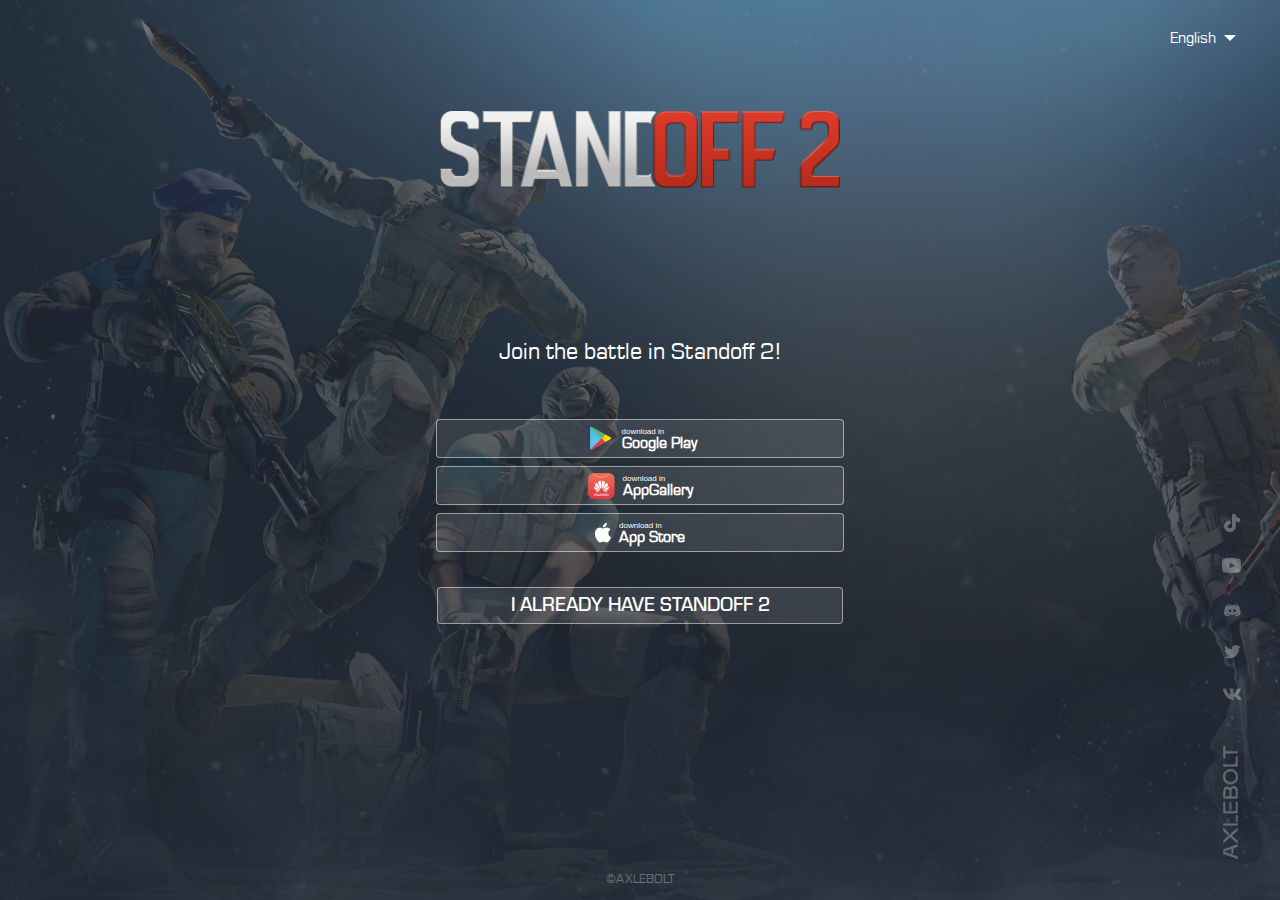
<file: skachat/index.html>
<!DOCTYPE html><html lang="en" data-scrapbook-source="https://install.standoff2.com/en/" data-scrapbook-create="20220830133522874" data-scrapbook-title="Standoff 2"><head><meta charset="UTF-8"><link rel="icon" href="favicon.ico"><meta name="viewport" content="width=device-width,initial-scale=1"><meta name="theme-color" content="#000000"><title>Standoff 2</title><meta name="description" content="Join the battle in StandOff 2!"><link rel="stylesheet" href="index.css"><link rel="apple-touch-icon" href="https://install.standoff2.com/logo192.png"><link rel="manifest" href="https://install.standoff2.com/manifest.json"><meta property="og:title" content="Standoff 2"><meta property="og:description" content="Join the battle in Standoff 2!"><meta property="og:type" content="website"><meta property="og:url" content="https://install.standoff2.com"><meta property="og:title" content="Join the battle in Standoff 2!"><meta property="og:image" content="https://install.standoff2.com/brutal.png"><meta name="twitter:domain" value="install.standoff2.com"><meta name="twitter:title" value="Join the battle in Standoff 2!"><meta name="twitter:url" value="https://install.standoff2.com"><meta name="twitter:image" value="https://install.standoff2.com/brutal.png"><meta property="vk:image" content="https://install.standoff2.com/brutal.png"><style type="text/css">@font-face { font-family: Roboto; src: url("chrome-extension://mcgbeeipkmelnpldkobichboakdfaeon/css/Roboto-Regular.ttf"); }</style></head><body bis_register="[base64]"><noscript>You need to enable JavaScript to run this app.</noscript><div id="root" bis_skin_checked="1"><div class="App container" bis_skin_checked="1"><div class="locales-container" bis_skin_checked="1"><div class="locales-block" bis_skin_checked="1"><span class="locale-title Eurostile">English</span><div class="caret" bis_skin_checked="1"></div></div></div><div class="main-container" bis_skin_checked="1"><div class="content" bis_skin_checked="1"><div class="main-content" bis_skin_checked="1"><img src="Logo.png" alt="logo" class="App-logo"><p class="Eurostile title">Join the battle in Standoff 2!</p><a class="button" href="https://play.google.com/store/apps/details?id=com.axlebolt.standoff2&amp;hl=ru&amp;gl=US" bis_skin_checked="1"><div class="button-content" bis_skin_checked="1"><img src="googlePlay.png" alt="Google Play"><div class="button-title" bis_skin_checked="1"><p class="load-in">download in</p><p class="store Eurostile">Google Play</p></div></div></a><a class="button" href="https://appgallery.huawei.com/app/C102543465" bis_skin_checked="1"><div class="button-content" bis_skin_checked="1"><img src="app-gallery.png" alt="App Gallery"><div class="button-title" bis_skin_checked="1"><p class="load-in">download in</p><p class="store Eurostile">AppGallery</p></div></div></a><a class="button" href="https://apps.apple.com/ru/app/standoff-2/id1359706682" bis_skin_checked="1"><div class="button-content" bis_skin_checked="1"><img src="app-store.png" alt="App Store"><div class="button-title" bis_skin_checked="1"><p class="load-in">download in</p><p class="store Eurostile">App Store</p></div></div></a><a class="bottom-button" href="standoff2://en/" style="display: block;" bis_skin_checked="1"><button class="button" style="margin: 5px;"><span class="bottom-button-text EurostileMed">I already have Standoff 2</span></button></a></div><div class="social-links-desktop" bis_skin_checked="1"><a target="_blank" href="https://www.tiktok.com/@official_standoff_2" bis_skin_checked="1"><img class="social-link-icon" src="tiktok.png" alt="tiktok"></a><a target="_blank" href="https://www.youtube.com/channel/UCqTjE54bhQ0tvtxaHHHM-hA" bis_skin_checked="1"><img class="social-link-icon" src="youtube.png" alt="youtube"></a><a target="_blank" href="http://discord.gg/standoff2" bis_skin_checked="1"><img class="social-link-icon" src="discord.png" alt="discord"></a><a target="_blank" href="https://twitter.com/so2_official" bis_skin_checked="1"><img class="social-link-icon" src="twitter.png" alt="twitter"></a><a target="_blank" href="https://vk.com/standoff2_official" bis_skin_checked="1"><img class="social-link-icon" src="vk.png" alt="vk"></a><img class="social-link-axlebolt" src="axlebolt-vertical.png" alt=""></div><div class="links mobile" bis_skin_checked="1"><img class="social-link-axlebolt" src="axlebolt-horizontal.png" alt=""><div class="social-links-mobile" bis_skin_checked="1"><a target="_blank" href="https://www.tiktok.com/@official_standoff_2" bis_skin_checked="1"><img class="social-link-icon" src="tiktok.png" alt="tiktok"></a><a target="_blank" href="https://www.youtube.com/channel/UCqTjE54bhQ0tvtxaHHHM-hA" bis_skin_checked="1"><img class="social-link-icon" src="youtube.png" alt="youtube"></a><a target="_blank" href="http://discord.gg/standoff2" bis_skin_checked="1"><img class="social-link-icon" src="discord.png" alt="discord"></a><a target="_blank" href="https://twitter.com/so2_official" bis_skin_checked="1"><img class="social-link-icon" src="twitter.png" alt="twitter"></a><a target="_blank" href="https://vk.com/standoff2_official" bis_skin_checked="1"><img class="social-link-icon" src="vk.png" alt="vk"></a></div><div class="Eurostile footer-mobile" bis_skin_checked="1"><p>©AXLEBOLT</p></div></div></div><div class="Eurostile footer-desktop" bis_skin_checked="1"><p>©AXLEBOLT</p></div></div></div></div></body></html>
</file>
<file: skachat/index.css>
body {
    margin: 0;
    font-family: -apple-system, BlinkMacSystemFont, "Segoe UI", "Roboto", "Oxygen", "Ubuntu", "Cantarell", "Fira Sans",
        "Droid Sans", "Helvetica Neue", sans-serif;
    -webkit-font-smoothing: antialiased;
    -moz-osx-font-smoothing: grayscale;
}

code {
    font-family: source-code-pro, Menlo, Monaco, Consolas, "Courier New", monospace;
}

@font-face {
    font-family: "Eurostile";
    font-weight: 400;
    src: url("Eurostile-Reg.ttf");
}

@font-face {
    font-family: "EurostileMed";
    font-weight: 600;
    font-size: 24px;
    src: url("Eurostile-Medium.otf");
}

@font-face {
    font-family: "EurostileBold";
    font-weight: 700;
    src: url("");
}

.App {
    text-align: center;
    background-image: url("SO2_S4_Start_screen-2.jpg");
    background-repeat: no-repeat;
    background-position: top left;
    background-size: cover;
    min-height: 800px;
    height: 100vh;
    color: white;
}
.Eurostile {
    font-family: "Eurostile", sans-serif;
}
.EurostileMed {
    font-family: "EurostileMed", sans-serif;
}

.container {
    display: flex;
    flex-direction: column;
    justify-content: space-between;
}

.button {
    background: rgba(255, 255, 255, 0.1);
    border: 1px solid rgba(255, 255, 255, 0.5);
    border-radius: 4px;
    width: 406px;
    min-height: 37px;
    display: flex;
    align-items: center;
    justify-content: center;
}

a.button {
    margin-top: 8px;
    display: flex;
    align-items: center;
    justify-content: center;
    text-decoration: none;
}

.content {
    display: flex;
    padding-left: 60px;
    height: 100%;
}

.main-container {
    height: 100%;
    display: flex;
    flex-direction: column;
    justify-content: space-around;
}

.social-links-desktop {
    display: flex;
    flex-direction: column;
    justify-content: flex-end;
    width: 20px;
    margin-right: 40px;
}

.social-links-desktop img:hover,
.social-links-desktop a:hover {
    cursor: pointer;
}

.social-link-icon {
    opacity: 0.3;
    margin-top: 15px;
}

.social-link-axlebolt {
    margin-top: 35px;
    width: 15px;
    margin-left: 3px;
}

.footer-desktop {
    opacity: 30%;
    font-size: 13px;
    display: flex;
    flex-direction: column;
    align-items: center;
}
.footer-mobile {
    display: none;
}
.footer > p {
    margin: auto 0;
}
.social-links-mobile {
    display: none;
}
.mobile {
    display: none;
}

@media screen and (max-width: 500px) {
    .content {
        padding-left: 0;
    }

    .button {
        background: rgba(255, 255, 255, 0.1);
        border: 1px solid rgba(255, 255, 255, 0.5);
        border-radius: 4px;
        width: 90%;
        min-height: 37px;
        display: flex;
        align-items: center;
        justify-content: center;
        margin: 5px auto !important;
    }

    .social-links-desktop {
        display: none;
    }

    .content {
        display: flex;
        flex-direction: column;
        height: 100%;
        justify-content: space-between;
    }

    .social-link-axlebolt {
        width: 200px;
        opacity: 0.3;
    }

    .social-links-mobile {
        display: flex;
        flex-direction: row;
        justify-content: space-around;
        align-items: center;
        width: 180px;
    }

    .links {
        bottom: 110px;
        display: flex;
        align-items: center;
        justify-content: center;
        flex-direction: column;
        width: 100%;
    }

    .footer-desktop {
        display: none;
    }

    .footer-mobile {
        opacity: 30%;
        font-size: 13px;
        display: flex;
        flex-direction: column;
        justify-content: space-around;
        align-items: flex-end;
    }
}

.locales-container {
    margin-right: 4px;
    display: flex;
    flex-direction: column;
    align-items: flex-end;
    padding: 25px 40px 0 0;
}

.locales-block {
    position: relative;
    z-index: 1;
    display: flex;
    min-width: 75px;
    justify-content: flex-end;
    align-items: center;
}

.locales-block:hover {
    cursor: pointer;
}

.locale-title {
    display: block;
    color: white;
    padding-top: 4px;
    padding-bottom: 4px;
    margin-right: 8px;
    text-decoration: none;
}

.locale-title:hover {
    cursor: pointer;
}

.caret {
    margin-top: 6px;
    display: block;
    border: 6px solid transparent;
    border-top: 6px solid white;
    width: 0;
}

.locales-list {
    padding: 6px;
    position: absolute;
    z-index: 1;
    width: 200px;
    background: rgba(0, 0, 0, 0.3);
    border-radius: 2px;
    top: 100%;
    right: 0;
}

@media screen and (max-width: 500px) {
    .locales-container {
        padding: 25px 20px 0 0;
    }

    .locales-list {
        min-height: 80px;
        right: 20px;
    }
}

.main-content {
    display: flex;
    flex-direction: column;
    align-items: center;
    font-size: calc(10px + 2vmin);
    color: white;
    width: 100%;
}

.App-logo {
    margin-top: 60px;
    pointer-events: none;
    width: 400px;
}

.title {
    margin: 150px 0 45px 0;
    font-size: 24px;
}

.button-content {
    display: flex;
    align-items: center;
    justify-content: center;
}

.button-title {
    display: flex;
    flex-direction: column;
    align-items: flex-start;
    justify-content: center;
    color: white;
    margin-left: 8px;
}

.load-in {
    font-size: 8px;
    margin: 0;
}

.store {
    font-size: 16px;
    font-weight: 700;
    margin: 0;
    line-height: 14px;
}

.bottom-button {
    margin-top: 30px;
}

.bottom-button-text {
    display: block;
    font-size: 20px;
    padding-top: 5px;
    color: white;
    text-transform: uppercase;
    line-height: 24px;
}
a.bottom-button {
    text-decoration: none;
}

.bottom-button button {
    cursor: pointer;
}

@media screen and (max-width: 500px) {
    .App-logo {
        width: 75%;
    }

    .title {
        margin: 85px 0 15px 0;
        padding: 20px;
    }

    .bottom-button {
        width: 100%;
    }
}
</file>
